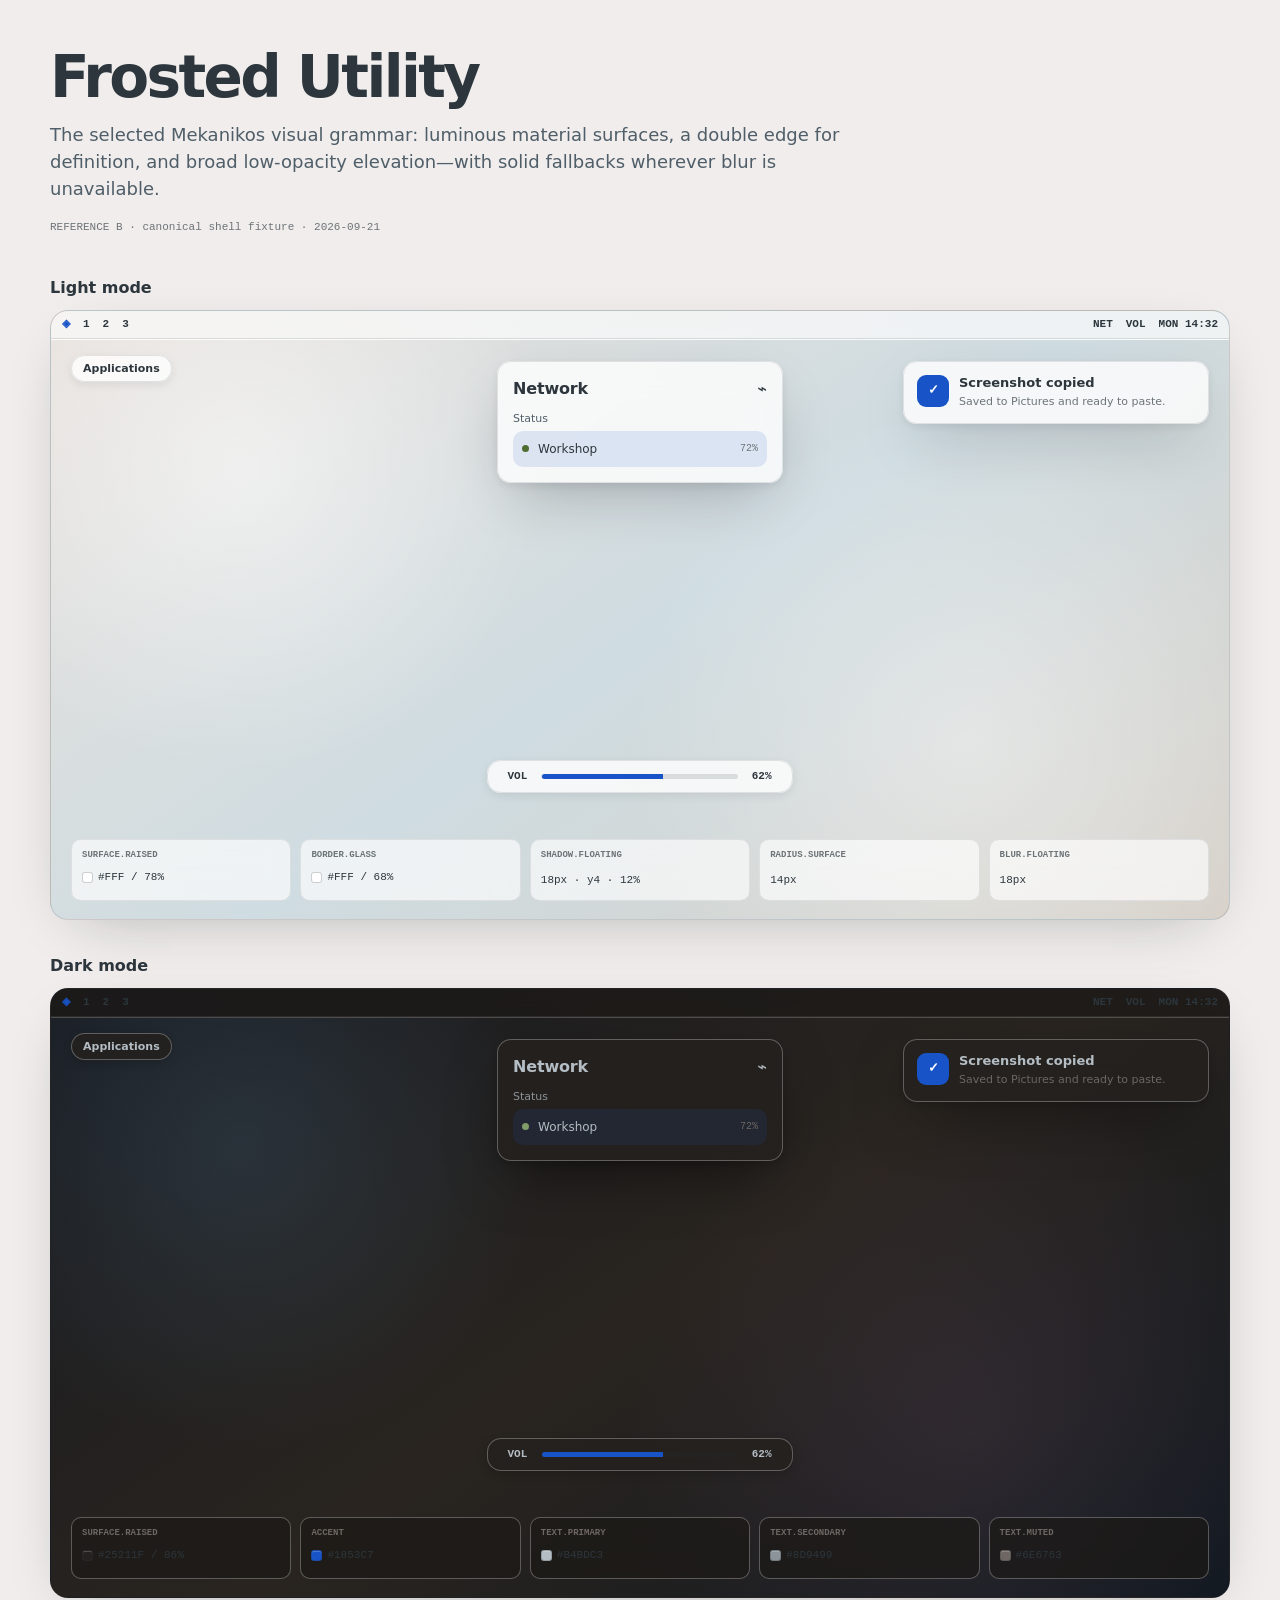
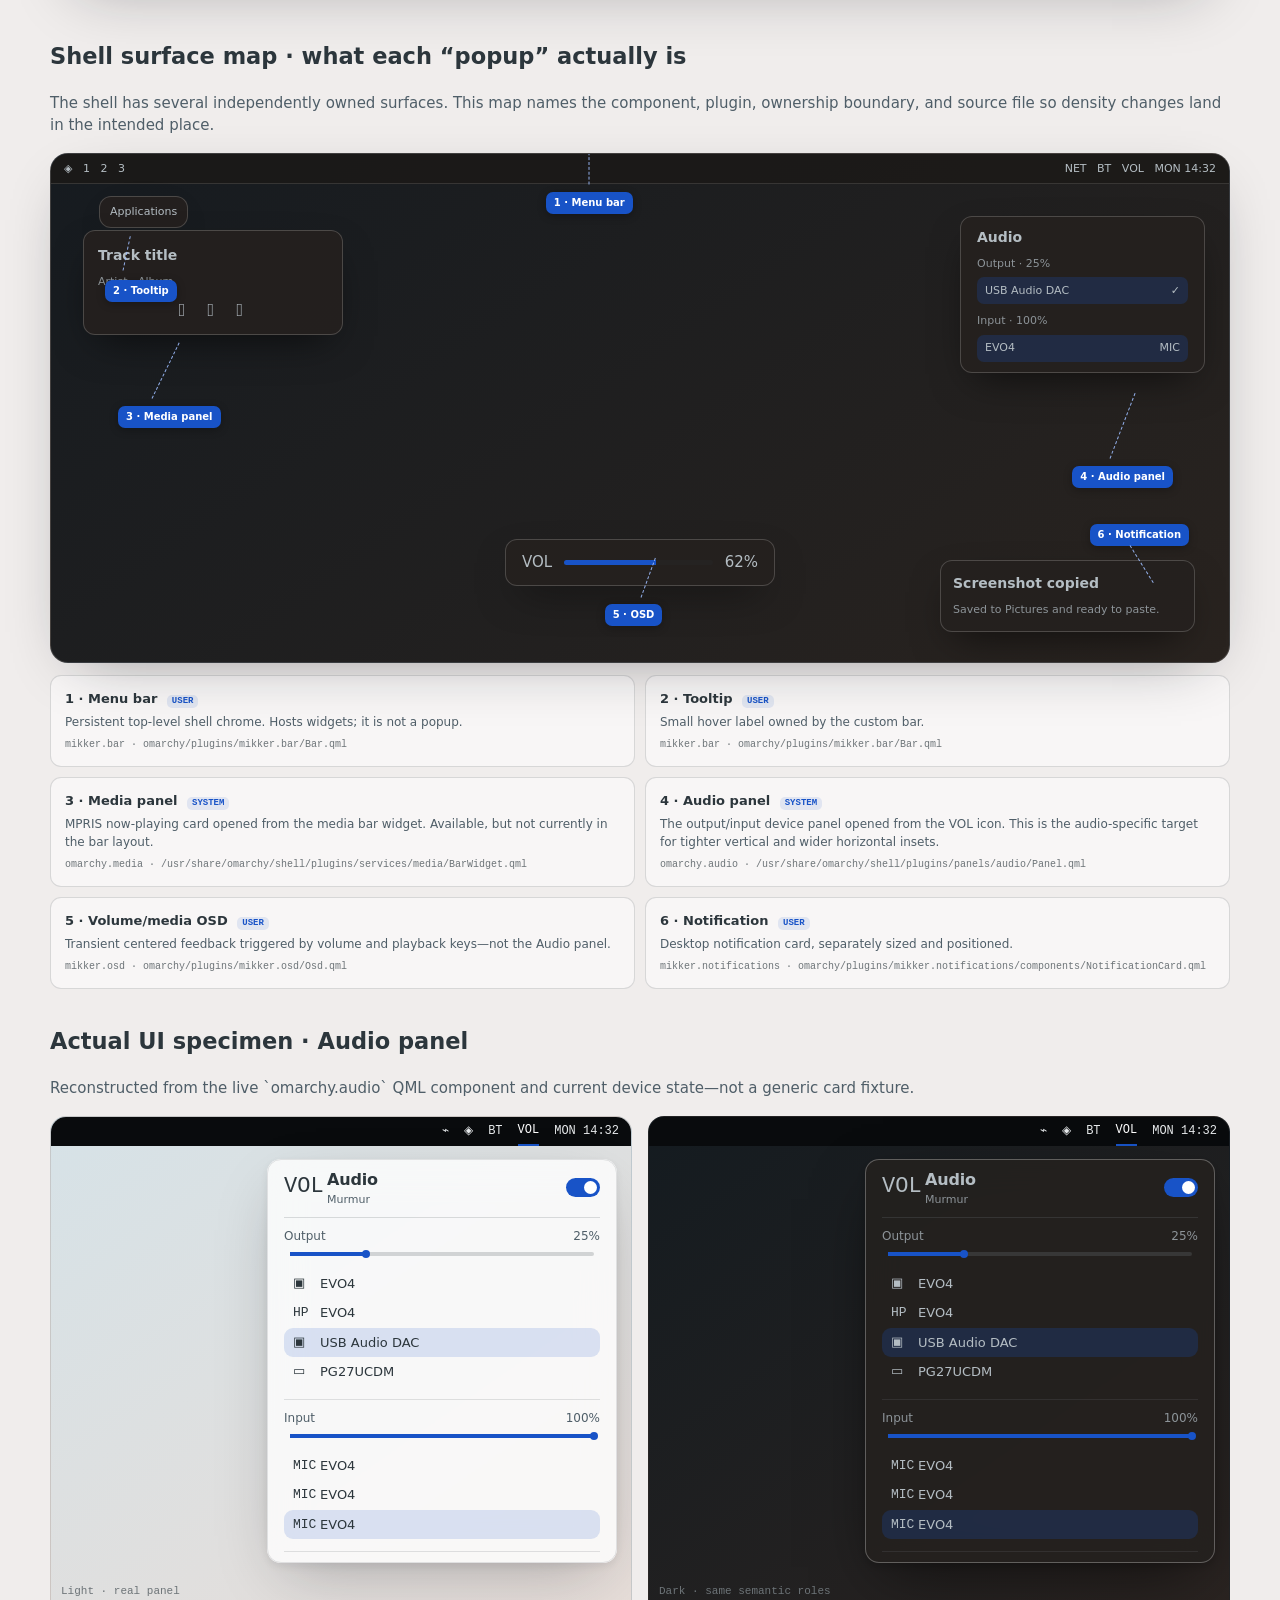
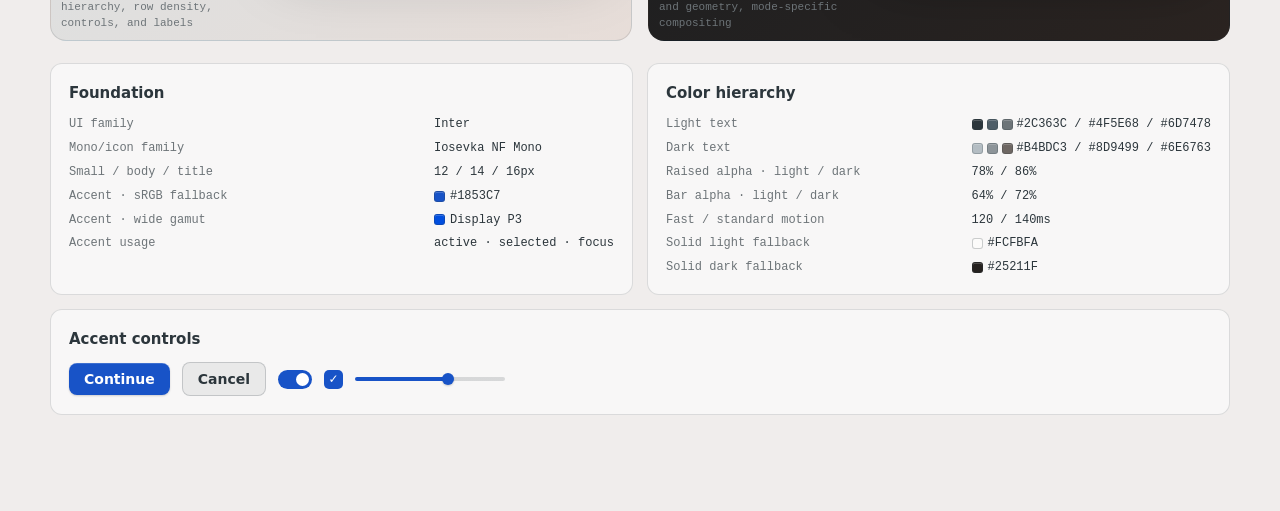
<file: references/mekanikos-foundations-B.reference.html>
<!--
  Mekanikos foundations — selected reference B: Frosted Utility
  Source: design-explorations/mekanikos-foundations.html
  Date: 2026-09-21
-->
<!doctype html>
<html lang="en">
<head>
  <meta charset="utf-8">
  <meta name="viewport" content="width=device-width, initial-scale=1">
  <title>Mekanikos — Frosted Utility reference</title>
  <style>
    :root {
      --canvas:#f0edec; --surface-composed:rgba(255,255,255,.78); --surface-alt:rgba(255,255,255,.46); --bar-surface:rgba(255,255,255,.64);
      --text:#2c363c; --text-secondary:#4f5e68; --muted:#6d7478; --accent:#1853c7; --accent-p3:color(display-p3 .04 .30 .84); --success:#4f6c31;
      --glass-line:rgba(255,255,255,.68); --inner-line:rgba(44,54,60,.14); --shadow:#10131a;
      --sans:Inter,ui-sans-serif,system-ui,-apple-system,BlinkMacSystemFont,"Segoe UI",sans-serif;
      --mono:"Iosevka Nerd Font Mono","SFMono-Regular",Consolas,monospace;
      --radius:14px; --blur:18px;
      --elevation:0 3px 10px rgba(16,19,26,.08),0 22px 62px -18px rgba(16,19,26,.28);
    }
    *{box-sizing:border-box}html,body{margin:0;min-height:100%}body{background:var(--canvas);color:var(--text);font:15px/1.5 var(--sans);-webkit-font-smoothing:antialiased}
    main{width:min(1180px,calc(100% - 36px));margin:auto;padding:48px 0 96px}header{max-width:790px;margin-bottom:40px}h1{font-size:clamp(36px,6vw,58px);line-height:1.02;letter-spacing:-.045em;margin:0 0 14px}header p{font-size:18px;color:var(--text-secondary);margin:0 0 18px}.meta{font:11px/1.4 var(--mono);color:var(--muted)}.mode-heading{margin:34px 0 10px;font-size:16px}.mode-heading:first-of-type{margin-top:0}
    .desktop{position:relative;min-height:610px;overflow:hidden;border:.5px solid rgba(44,54,60,.14);border-radius:18px;background:linear-gradient(145deg,#e8e1dc,#cfdce1 52%,#d6d0c8);box-shadow:0 18px 60px -28px rgba(16,19,26,.32)}
    .desktop:after{content:"";position:absolute;inset:29px 0 0;background:radial-gradient(circle at 16% 22%,rgba(255,255,255,.52),transparent 28%),radial-gradient(circle at 78% 70%,rgba(255,255,255,.38),transparent 34%);pointer-events:none}
    .bar{position:relative;z-index:5;height:29px;display:flex;align-items:center;justify-content:space-between;padding:0 11px;background:var(--bar-surface);border-bottom:1px solid var(--glass-line);box-shadow:inset 0 -1px var(--inner-line);backdrop-filter:blur(var(--blur));font:600 11px/1 var(--mono)}.bar-group{display:flex;gap:13px}.active{color:var(--accent)}
    .surface{position:absolute;z-index:4;background:var(--surface-composed);border:1px solid var(--glass-line);outline:.5px solid var(--inner-line);outline-offset:-1px;border-radius:var(--radius);box-shadow:var(--elevation);backdrop-filter:blur(var(--blur));color:var(--text)}
    .tooltip{left:20px;top:44px;padding:7px 11px;font:600 11px/1 var(--sans)}
    .panel{top:50px;left:50%;translate:-50% 0;width:286px;padding:15px}.panel-head{display:flex;justify-content:space-between;font-size:16px;font-weight:600;letter-spacing:-.01em;margin-bottom:12px}.panel-subhead{margin:0 0 7px;color:var(--text-secondary);font:500 11px/1 var(--sans)}.row{display:flex;align-items:center;gap:9px;padding:9px;border-radius:10px;background:color-mix(in srgb,var(--accent) 12%,transparent)}.dot{width:7px;height:7px;border-radius:50%;background:var(--success)}.row span{flex:1;font-size:12px}.row code{font:10px/1 var(--mono);color:var(--muted)}
    .notification{top:50px;right:20px;width:306px;padding:13px;display:grid;grid-template-columns:32px 1fr;gap:10px}.icon{width:32px;height:32px;border-radius:9px;display:grid;place-items:center;color:#fff;background:var(--accent);font:700 13px/1 var(--mono)}strong{display:block;font-size:13px;line-height:1.3}small{display:block;color:var(--muted);font-size:11px;line-height:1.4;margin-top:3px}
    .osd{bottom:126px;left:50%;translate:-50% 0;min-width:306px;padding:15px 17px;display:flex;align-items:center;gap:14px}.osd-label,.osd-value{font:600 11px/1 var(--mono)}.meter{height:5px;flex:1;border-radius:99px;overflow:hidden;background:rgba(44,54,60,.14)}.meter b{display:block;width:62%;height:100%;background:var(--accent)}
    .ledger{position:absolute;z-index:4;left:20px;right:20px;bottom:18px;display:grid;grid-template-columns:repeat(5,1fr);gap:9px}.token{padding:10px;background:var(--bar-surface);border:1px solid var(--glass-line);outline:.5px solid var(--inner-line);outline-offset:-1px;border-radius:10px;backdrop-filter:blur(12px)}.token b{display:block;font:600 9px/1.3 var(--mono);color:var(--muted);margin-bottom:5px}.token span{font:11px/1.35 var(--mono)}
    .desktop.dark{--surface-composed:rgba(37,33,31,.86);--surface-alt:rgba(23,20,18,.72);--bar-surface:rgba(28,25,23,.72);--text:#b4bdc3;--text-secondary:#8d9499;--muted:#6e6763;--glass-line:rgba(255,255,255,.18);--inner-line:rgba(255,255,255,.06);--success:#819b69;--elevation:0 3px 10px rgba(0,0,0,.18),0 22px 62px -18px rgba(0,0,0,.58);background:linear-gradient(145deg,#181b21,#29241f 52%,#111820)}
    .desktop.dark:after{background:radial-gradient(circle at 16% 22%,rgba(96,153,192,.16),transparent 28%),radial-gradient(circle at 78% 70%,rgba(177,121,167,.12),transparent 34%)}
    .actual{margin-top:36px}.actual>p{margin:0 0 16px;color:#4f5e68}.actual-grid{display:grid;grid-template-columns:1fr 1fr;gap:16px}.actual-stage{position:relative;min-height:590px;overflow:hidden;border-radius:16px;background:linear-gradient(145deg,#d6e2e7,#e7ddd8);border:.5px solid rgba(44,54,60,.14)}.actual-stage.dark{background:linear-gradient(145deg,#141b20,#2b2421);color:#b4bdc3}.actual-bar{height:29px;padding:0 12px;display:flex;align-items:center;justify-content:flex-end;gap:15px;background:#090b0d;color:#e7eaec;font:12px/1 var(--mono)}.actual-bar .selected{color:#fff;border-bottom:2px solid #1853c7;height:29px;display:grid;place-items:center}.actual-panel{position:absolute;top:42px;right:14px;width:350px;padding:16px 14px 14px;background:rgba(255,255,255,.78);border:1px solid rgba(255,255,255,.68);outline:.5px solid rgba(44,54,60,.14);outline-offset:-1px;border-radius:14px;box-shadow:0 3px 10px rgba(16,19,26,.08),0 22px 62px -18px rgba(16,19,26,.28);backdrop-filter:blur(18px)}.dark .actual-panel{background:rgba(37,33,31,.86);border-color:rgba(255,255,255,.18);outline-color:rgba(255,255,255,.06);box-shadow:0 3px 10px rgba(0,0,0,.18),0 22px 62px -18px rgba(0,0,0,.58)}.actual-hero{display:grid;grid-template-columns:34px 1fr auto;gap:9px;align-items:center;padding-bottom:14px;border-bottom:.5px solid rgba(109,116,120,.24)}.actual-hero .glyph{font:22px/1 var(--mono)}.actual-hero strong{font-size:16px;font-weight:600;letter-spacing:-.01em}.actual-hero small{color:#4f5e68;font:500 11px/1 var(--sans)}.dark .actual-hero small{color:#8d9499}.switch{width:34px;height:19px;padding:3px;border-radius:99px;background:#1853c7}.switch:after{content:"";display:block;width:13px;height:13px;margin-left:15px;border-radius:50%;background:#fff}.dark .switch:after{background:#fff}.actual-section{padding:15px 0;border-bottom:.5px solid rgba(109,116,120,.20)}.actual-label{display:flex;justify-content:space-between;margin-bottom:12px;color:#4f5e68;font:500 12px/1 var(--sans)}.dark .actual-label{color:#8d9499}.actual-slider{height:4px;margin:0 6px 13px;background:rgba(109,116,120,.28);border-radius:99px}.actual-slider:before{content:"";display:block;width:25%;height:100%;background:#1853c7}.actual-slider:after{content:"";display:block;width:8px;height:8px;margin:-6px 0 0 calc(25% - 4px);border-radius:50%;background:#1853c7}.actual-slider.full:before{width:100%}.actual-slider.full:after{margin-left:calc(100% - 4px)}.actual-device{display:flex;align-items:center;gap:10px;padding:7px 9px;border-radius:9px;font-size:13px}.actual-device.selected{background:rgba(24,83,199,.14);font-weight:600}.dark .actual-device.selected{background:rgba(24,83,199,.22)}.device-glyph{width:17px;font-family:var(--mono)}.actual-note{position:absolute;left:10px;bottom:8px;max-width:180px;color:#6d7478;font:11px/1.45 var(--mono)}
    .actual-stage{min-height:525px}.actual-panel{padding:14px 12px 12px}.actual-hero{padding-bottom:12px}.actual-section{padding:12px 0}.actual-label{margin-bottom:10px}.actual-device{padding:5px 9px}.actual-device.selected{font-weight:500}.control-spec{grid-column:1/-1}.control-demo{display:flex;align-items:center;gap:12px;flex-wrap:wrap}.demo-button{appearance:none;border:0;border-radius:8px;padding:8px 15px;font:650 14px var(--sans)}.demo-button.primary{background:#1853c7;color:#fff;box-shadow:inset 0 .5px rgba(255,255,255,.32),0 1px 2px rgba(16,19,26,.18)}.demo-button.secondary{color:#2c363c;background:rgba(44,54,60,.07);border:.5px solid rgba(44,54,60,.20)}.demo-check{width:19px;height:19px;border-radius:5px;display:grid;place-items:center;background:#1853c7;color:#fff;font:700 12px var(--sans)}.demo-slider{width:150px;height:4px;border-radius:99px;background:linear-gradient(90deg,#1853c7 0 62%,rgba(109,116,120,.24) 62%)}.demo-slider:after{content:"";display:block;width:12px;height:12px;margin:-4px 0 0 calc(62% - 6px);border-radius:50%;background:#1853c7;box-shadow:0 1px 2px rgba(16,19,26,.2)}
    .spec{margin-top:22px;display:grid;grid-template-columns:1fr 1fr;gap:14px}.spec section{padding:18px;background:rgba(255,255,255,.56);border:.5px solid rgba(44,54,60,.15);border-radius:12px}.spec h2{font-size:15px;margin:0 0 12px}.spec dl{margin:0;display:grid;grid-template-columns:1fr auto;gap:7px 14px;font:12px/1.4 var(--mono)}dt{color:var(--muted)}dd{margin:0}.color-value{display:inline-flex;align-items:center;gap:5px}.color-chip{display:inline-block;width:11px;height:11px;border-radius:3px;background:var(--chip);border:.5px solid rgba(44,54,60,.24);box-shadow:inset 0 .5px rgba(255,255,255,.38)}.color-run{display:inline-flex;align-items:center;gap:4px}
    @supports(color:color(display-p3 1 1 1)){@media(color-gamut:p3){:root{--accent:var(--accent-p3)}.demo-button.primary,.switch,.demo-check{background:var(--accent)}.actual-slider:before,.actual-slider:after,.demo-slider:after{background:var(--accent)}.demo-slider{background:linear-gradient(90deg,var(--accent) 0 62%,rgba(109,116,120,.24) 62%)}}}
    @media(max-width:760px){.desktop{min-height:780px}.panel{left:18px;translate:0;top:102px}.notification{top:275px;right:18px}.osd{bottom:230px}.ledger{grid-template-columns:1fr 1fr}.spec,.actual-grid{grid-template-columns:1fr}.actual-panel{width:calc(100% - 28px)}}
    .desktop-bar{font-weight:500}.actual-panel{padding:10px 16px}.osd,.anatomy-osd{padding:10px 20px}.desktop.dark{--glass-line:rgba(255,255,255,.22);--inner-line:rgba(255,255,255,.08)}.dark .actual-panel,.anatomy-surface{border-color:rgba(255,255,255,.22);outline-color:rgba(255,255,255,.08)}
    .anatomy{margin-top:42px}.anatomy>p{margin:0 0 16px;color:var(--text-secondary)}.anatomy-screen{position:relative;min-height:510px;overflow:hidden;border-radius:18px;background:linear-gradient(145deg,#161b20,#29231f);border:.5px solid rgba(255,255,255,.14);box-shadow:0 18px 60px -28px rgba(16,19,26,.45);color:#b4bdc3}.anatomy-bar{height:30px;padding:0 13px;display:flex;align-items:center;justify-content:space-between;background:rgba(28,25,23,.82);border-bottom:1px solid rgba(255,255,255,.12);font:500 11px/1 var(--sans)}.anatomy-surface{position:absolute;background:rgba(37,33,31,.9);border:1px solid rgba(255,255,255,.14);outline:.5px solid rgba(255,255,255,.05);outline-offset:-1px;border-radius:12px;box-shadow:0 16px 42px -15px rgba(0,0,0,.65)}.anatomy-audio{right:24px;top:62px;width:245px;padding:10px 16px}.anatomy-media{left:32px;top:76px;width:260px;padding:14px}.anatomy-osd{left:50%;bottom:76px;translate:-50% 0;width:270px;padding:11px 16px;display:flex;align-items:center;gap:12px}.anatomy-toast{right:34px;bottom:30px;width:255px;padding:12px}.anatomy-tip{left:48px;top:42px;padding:7px 10px;font-size:11px}.anatomy-title{font-size:14px;font-weight:600;margin-bottom:8px}.anatomy-copy{font-size:11px;color:#8d9499}.anatomy-row{height:27px;margin-top:5px;padding:0 8px;display:flex;align-items:center;justify-content:space-between;border-radius:7px;background:rgba(24,83,199,.22);font-size:11px}.anatomy-controls{display:flex;justify-content:center;gap:18px;margin-top:12px;font:18px/1 var(--mono)}.callout{position:absolute;z-index:8;padding:5px 8px;border-radius:7px;background:#1853c7;color:#fff;font:600 10px/1.2 var(--sans);box-shadow:0 2px 8px rgba(0,0,0,.28)}.callout:after{content:"";position:absolute;border-top:1px dashed rgba(158,190,255,.9);transform-origin:left center}.callout-bar{left:42%;top:38px}.callout-bar:after{width:42px;left:50%;top:-8px;transform:rotate(-90deg)}.callout-tip{left:54px;top:126px}.callout-tip:after{width:35px;left:18px;top:-10px;transform:rotate(-78deg)}.callout-media{left:67px;top:252px}.callout-media:after{width:62px;left:34px;top:-8px;transform:rotate(-64deg)}.callout-audio{right:56px;top:312px}.callout-audio:after{width:70px;left:38px;top:-8px;transform:rotate(-69deg)}.callout-osd{left:47%;bottom:36px}.callout-osd:after{width:42px;left:36px;top:-7px;transform:rotate(-70deg)}.callout-toast{right:40px;bottom:116px}.callout-toast:after{width:44px;left:40px;top:21px;transform:rotate(58deg)}.source-grid{display:grid;grid-template-columns:1fr 1fr;gap:10px;margin-top:12px}.source-card{padding:13px 14px;border:.5px solid rgba(44,54,60,.16);border-radius:11px;background:rgba(255,255,255,.5)}.source-card h3{margin:0 0 5px;font-size:13px}.source-card p{margin:0;color:var(--text-secondary);font-size:12px}.source-card code{display:block;margin-top:7px;color:var(--muted);font:10px/1.45 var(--mono);overflow-wrap:anywhere}.owner{display:inline-block;margin-left:5px;padding:2px 5px;border-radius:5px;background:rgba(24,83,199,.1);color:#1853c7;font:600 9px/1 var(--mono)}
    @media(max-width:760px){.source-grid{grid-template-columns:1fr}.anatomy-screen{min-height:620px}.anatomy-media{left:18px;top:92px}.anatomy-audio{right:18px;top:250px}.anatomy-osd{bottom:105px}.anatomy-toast{display:none}.callout-media{left:42px;top:220px}.callout-audio{right:35px;top:405px}.callout-toast{display:none}}
  </style>
</head>
<body>
  <main>
    <header><h1>Frosted Utility</h1><p>The selected Mekanikos visual grammar: luminous material surfaces, a double edge for definition, and broad low-opacity elevation—with solid fallbacks wherever blur is unavailable.</p><div class="meta">REFERENCE B · canonical shell fixture · 2026-09-21</div></header>
    <h2 class="mode-heading">Light mode</h2>
    <div class="desktop">
      <div class="bar"><div class="bar-group"><span class="active">◈</span><span>1</span><span>2</span><span>3</span></div><div class="bar-group"><span>NET</span><span>VOL</span><span>MON 14:32</span></div></div>
      <div class="surface tooltip">Applications</div>
      <div class="surface panel"><div class="panel-head"><span>Network</span><span>⌁</span></div><div class="panel-subhead">Status</div><div class="row"><i class="dot"></i><span>Workshop</span><code>72%</code></div></div>
      <div class="surface notification"><div class="icon">✓</div><div><strong>Screenshot copied</strong><small>Saved to Pictures and ready to paste.</small></div></div>
      <div class="surface osd"><span class="osd-label">VOL</span><div class="meter"><b></b></div><span class="osd-value">62%</span></div>
      <div class="ledger"><div class="token"><b>SURFACE.RAISED</b><span class="color-value"><i class="color-chip" style="--chip:#fff"></i>#FFF / 78%</span></div><div class="token"><b>BORDER.GLASS</b><span class="color-value"><i class="color-chip" style="--chip:#fff"></i>#FFF / 68%</span></div><div class="token"><b>SHADOW.FLOATING</b><span>18px · y4 · 12%</span></div><div class="token"><b>RADIUS.SURFACE</b><span>14px</span></div><div class="token"><b>BLUR.FLOATING</b><span>18px</span></div></div>
    </div>
    <h2 class="mode-heading">Dark mode</h2>
    <div class="desktop dark">
      <div class="bar"><div class="bar-group"><span class="active">◈</span><span>1</span><span>2</span><span>3</span></div><div class="bar-group"><span>NET</span><span>VOL</span><span>MON 14:32</span></div></div>
      <div class="surface tooltip">Applications</div>
      <div class="surface panel"><div class="panel-head"><span>Network</span><span>⌁</span></div><div class="panel-subhead">Status</div><div class="row"><i class="dot"></i><span>Workshop</span><code>72%</code></div></div>
      <div class="surface notification"><div class="icon">✓</div><div><strong>Screenshot copied</strong><small>Saved to Pictures and ready to paste.</small></div></div>
      <div class="surface osd"><span class="osd-label">VOL</span><div class="meter"><b></b></div><span class="osd-value">62%</span></div>
      <div class="ledger"><div class="token"><b>SURFACE.RAISED</b><span class="color-value"><i class="color-chip" style="--chip:#25211f"></i>#25211F / 86%</span></div><div class="token"><b>ACCENT</b><span class="color-value"><i class="color-chip" style="--chip:var(--accent)"></i>#1853C7</span></div><div class="token"><b>TEXT.PRIMARY</b><span class="color-value"><i class="color-chip" style="--chip:#b4bdc3"></i>#B4BDC3</span></div><div class="token"><b>TEXT.SECONDARY</b><span class="color-value"><i class="color-chip" style="--chip:#8d9499"></i>#8D9499</span></div><div class="token"><b>TEXT.MUTED</b><span class="color-value"><i class="color-chip" style="--chip:#6e6763"></i>#6E6763</span></div></div>
    </div>
    <section class="anatomy">
      <h2>Shell surface map · what each “popup” actually is</h2>
      <p>The shell has several independently owned surfaces. This map names the component, plugin, ownership boundary, and source file so density changes land in the intended place.</p>
      <div class="anatomy-screen">
        <div class="anatomy-bar"><span>◈ &nbsp; 1 &nbsp; 2 &nbsp; 3</span><span>NET &nbsp; BT &nbsp; VOL &nbsp; MON 14:32</span></div>
        <div class="anatomy-surface anatomy-tip">Applications</div>
        <div class="anatomy-surface anatomy-media"><div class="anatomy-title">Track title</div><div class="anatomy-copy">Artist · Album</div><div class="anatomy-controls"><span>󰒮</span><span>󰐊</span><span>󰒭</span></div></div>
        <div class="anatomy-surface anatomy-audio"><div class="anatomy-title">Audio</div><div class="anatomy-copy">Output · 25%</div><div class="anatomy-row"><span>USB Audio DAC</span><span>✓</span></div><div class="anatomy-copy" style="margin-top:9px">Input · 100%</div><div class="anatomy-row"><span>EVO4</span><span>MIC</span></div></div>
        <div class="anatomy-surface anatomy-osd"><span>VOL</span><div class="meter"><b></b></div><span>62%</span></div>
        <div class="anatomy-surface anatomy-toast"><div class="anatomy-title">Screenshot copied</div><div class="anatomy-copy">Saved to Pictures and ready to paste.</div></div>
        <span class="callout callout-bar">1 · Menu bar</span>
        <span class="callout callout-tip">2 · Tooltip</span>
        <span class="callout callout-media">3 · Media panel</span>
        <span class="callout callout-audio">4 · Audio panel</span>
        <span class="callout callout-osd">5 · OSD</span>
        <span class="callout callout-toast">6 · Notification</span>
      </div>
      <div class="source-grid">
        <article class="source-card"><h3>1 · Menu bar <span class="owner">USER</span></h3><p>Persistent top-level shell chrome. Hosts widgets; it is not a popup.</p><code>mikker.bar · omarchy/plugins/mikker.bar/Bar.qml</code></article>
        <article class="source-card"><h3>2 · Tooltip <span class="owner">USER</span></h3><p>Small hover label owned by the custom bar.</p><code>mikker.bar · omarchy/plugins/mikker.bar/Bar.qml</code></article>
        <article class="source-card"><h3>3 · Media panel <span class="owner">SYSTEM</span></h3><p>MPRIS now-playing card opened from the media bar widget. Available, but not currently in the bar layout.</p><code>omarchy.media · /usr/share/omarchy/shell/plugins/services/media/BarWidget.qml</code></article>
        <article class="source-card"><h3>4 · Audio panel <span class="owner">SYSTEM</span></h3><p>The output/input device panel opened from the VOL icon. This is the audio-specific target for tighter vertical and wider horizontal insets.</p><code>omarchy.audio · /usr/share/omarchy/shell/plugins/panels/audio/Panel.qml</code></article>
        <article class="source-card"><h3>5 · Volume/media OSD <span class="owner">USER</span></h3><p>Transient centered feedback triggered by volume and playback keys—not the Audio panel.</p><code>mikker.osd · omarchy/plugins/mikker.osd/Osd.qml</code></article>
        <article class="source-card"><h3>6 · Notification <span class="owner">USER</span></h3><p>Desktop notification card, separately sized and positioned.</p><code>mikker.notifications · omarchy/plugins/mikker.notifications/components/NotificationCard.qml</code></article>
      </div>
    </section>
    <section class="actual">
      <h2>Actual UI specimen · Audio panel</h2>
      <p>Reconstructed from the live `omarchy.audio` QML component and current device state—not a generic card fixture.</p>
      <div class="actual-grid">
        <div class="actual-stage">
          <div class="actual-bar"><span>⌁</span><span>◈</span><span>BT</span><span class="selected">VOL</span><span>MON 14:32</span></div>
          <div class="actual-panel">
            <div class="actual-hero"><span class="glyph">VOL</span><div><strong>Audio</strong><small>Murmur</small></div><span class="switch"></span></div>
            <div class="actual-section"><div class="actual-label"><span>Output</span><span>25%</span></div><div class="actual-slider"></div><div class="actual-device"><span class="device-glyph">▣</span>EVO4</div><div class="actual-device"><span class="device-glyph">HP</span>EVO4</div><div class="actual-device selected"><span class="device-glyph">▣</span>USB Audio DAC</div><div class="actual-device"><span class="device-glyph">▭</span>PG27UCDM</div></div>
            <div class="actual-section"><div class="actual-label"><span>Input</span><span>100%</span></div><div class="actual-slider full"></div><div class="actual-device"><span class="device-glyph">MIC</span>EVO4</div><div class="actual-device"><span class="device-glyph">MIC</span>EVO4</div><div class="actual-device selected"><span class="device-glyph">MIC</span>EVO4</div></div>
          </div>
          <div class="actual-note">Light · real panel hierarchy, row density, controls, and labels</div>
        </div>
        <div class="actual-stage dark">
          <div class="actual-bar"><span>⌁</span><span>◈</span><span>BT</span><span class="selected">VOL</span><span>MON 14:32</span></div>
          <div class="actual-panel">
            <div class="actual-hero"><span class="glyph">VOL</span><div><strong>Audio</strong><small>Murmur</small></div><span class="switch"></span></div>
            <div class="actual-section"><div class="actual-label"><span>Output</span><span>25%</span></div><div class="actual-slider"></div><div class="actual-device"><span class="device-glyph">▣</span>EVO4</div><div class="actual-device"><span class="device-glyph">HP</span>EVO4</div><div class="actual-device selected"><span class="device-glyph">▣</span>USB Audio DAC</div><div class="actual-device"><span class="device-glyph">▭</span>PG27UCDM</div></div>
            <div class="actual-section"><div class="actual-label"><span>Input</span><span>100%</span></div><div class="actual-slider full"></div><div class="actual-device"><span class="device-glyph">MIC</span>EVO4</div><div class="actual-device"><span class="device-glyph">MIC</span>EVO4</div><div class="actual-device selected"><span class="device-glyph">MIC</span>EVO4</div></div>
          </div>
          <div class="actual-note">Dark · same semantic roles and geometry, mode-specific compositing</div>
        </div>
      </div>
    </section>
    <div class="spec">
      <section><h2>Foundation</h2><dl><dt>UI family</dt><dd>Inter</dd><dt>Mono/icon family</dt><dd>Iosevka NF Mono</dd><dt>Small / body / title</dt><dd>12 / 14 / 16px</dd><dt>Accent · sRGB fallback</dt><dd class="color-value"><i class="color-chip" style="--chip:#1853c7"></i>#1853C7</dd><dt>Accent · wide gamut</dt><dd class="color-value"><i class="color-chip" style="--chip:color(display-p3 .04 .30 .84)"></i>Display P3</dd><dt>Accent usage</dt><dd>active · selected · focus</dd></dl></section>
      <section><h2>Color hierarchy</h2><dl><dt>Light text</dt><dd class="color-run"><i class="color-chip" style="--chip:#2c363c"></i><i class="color-chip" style="--chip:#4f5e68"></i><i class="color-chip" style="--chip:#6d7478"></i>#2C363C / #4F5E68 / #6D7478</dd><dt>Dark text</dt><dd class="color-run"><i class="color-chip" style="--chip:#b4bdc3"></i><i class="color-chip" style="--chip:#8d9499"></i><i class="color-chip" style="--chip:#6e6763"></i>#B4BDC3 / #8D9499 / #6E6763</dd><dt>Raised alpha · light / dark</dt><dd>78% / 86%</dd><dt>Bar alpha · light / dark</dt><dd>64% / 72%</dd><dt>Fast / standard motion</dt><dd>120 / 140ms</dd><dt>Solid light fallback</dt><dd class="color-value"><i class="color-chip" style="--chip:#fcfbfa"></i>#FCFBFA</dd><dt>Solid dark fallback</dt><dd class="color-value"><i class="color-chip" style="--chip:#25211f"></i>#25211F</dd></dl></section>
      <section class="control-spec"><h2>Accent controls</h2><div class="control-demo"><button class="demo-button primary">Continue</button><button class="demo-button secondary">Cancel</button><span class="switch"></span><span class="demo-check">✓</span><span class="demo-slider"></span></div></section>
    </div>
  </main>
</body>
</html>
</file>
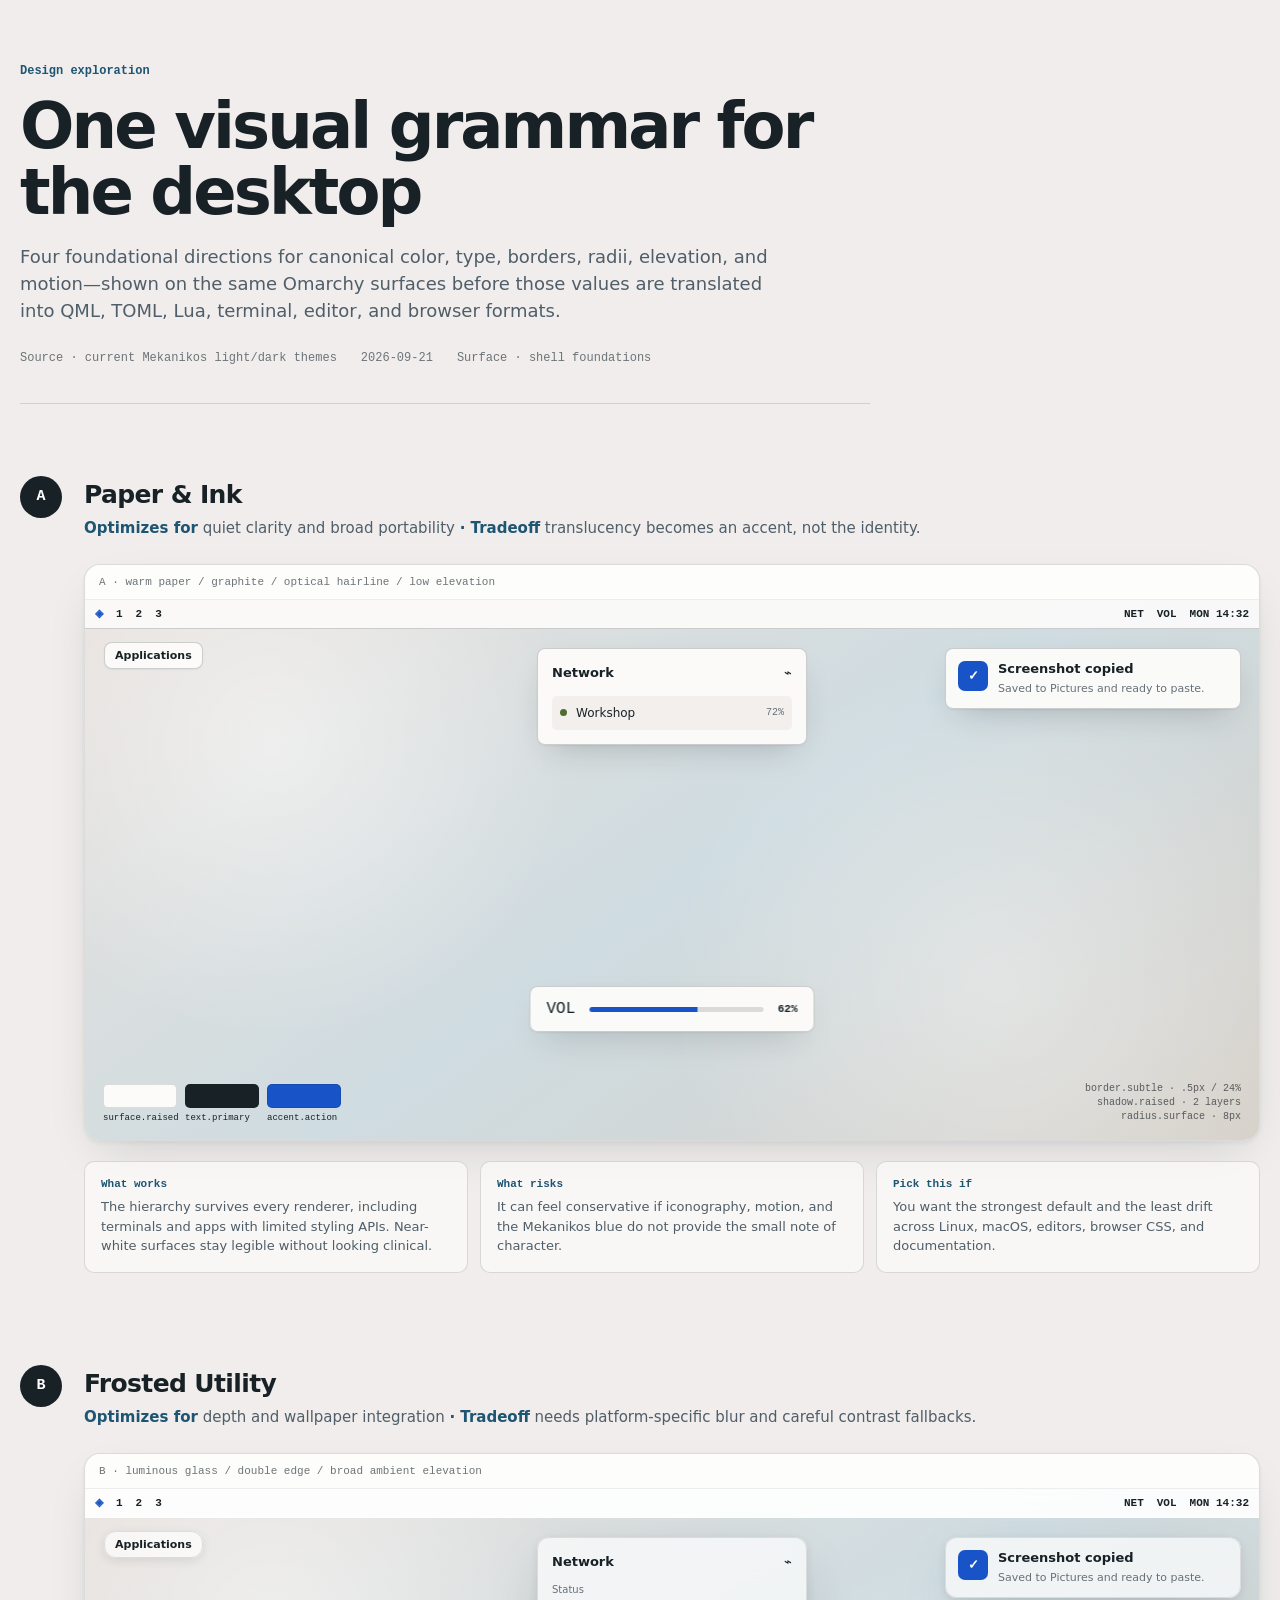
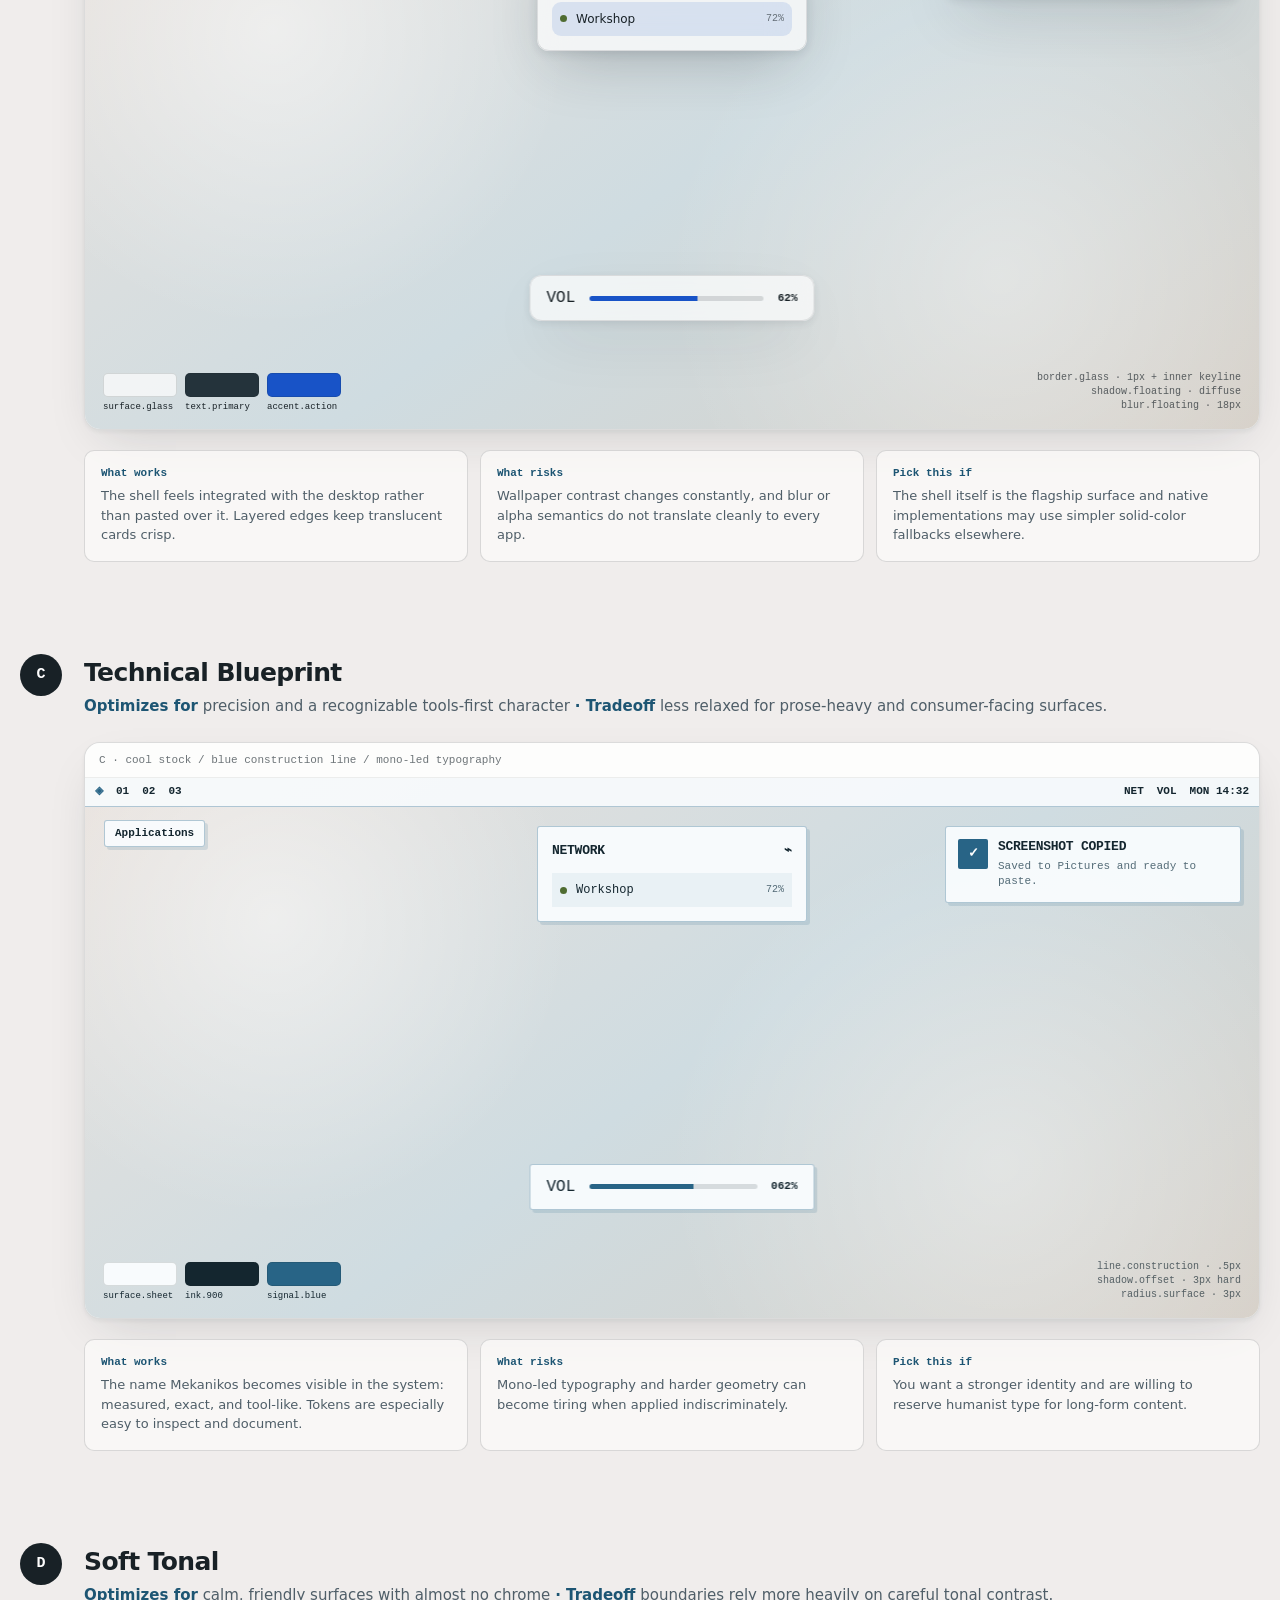
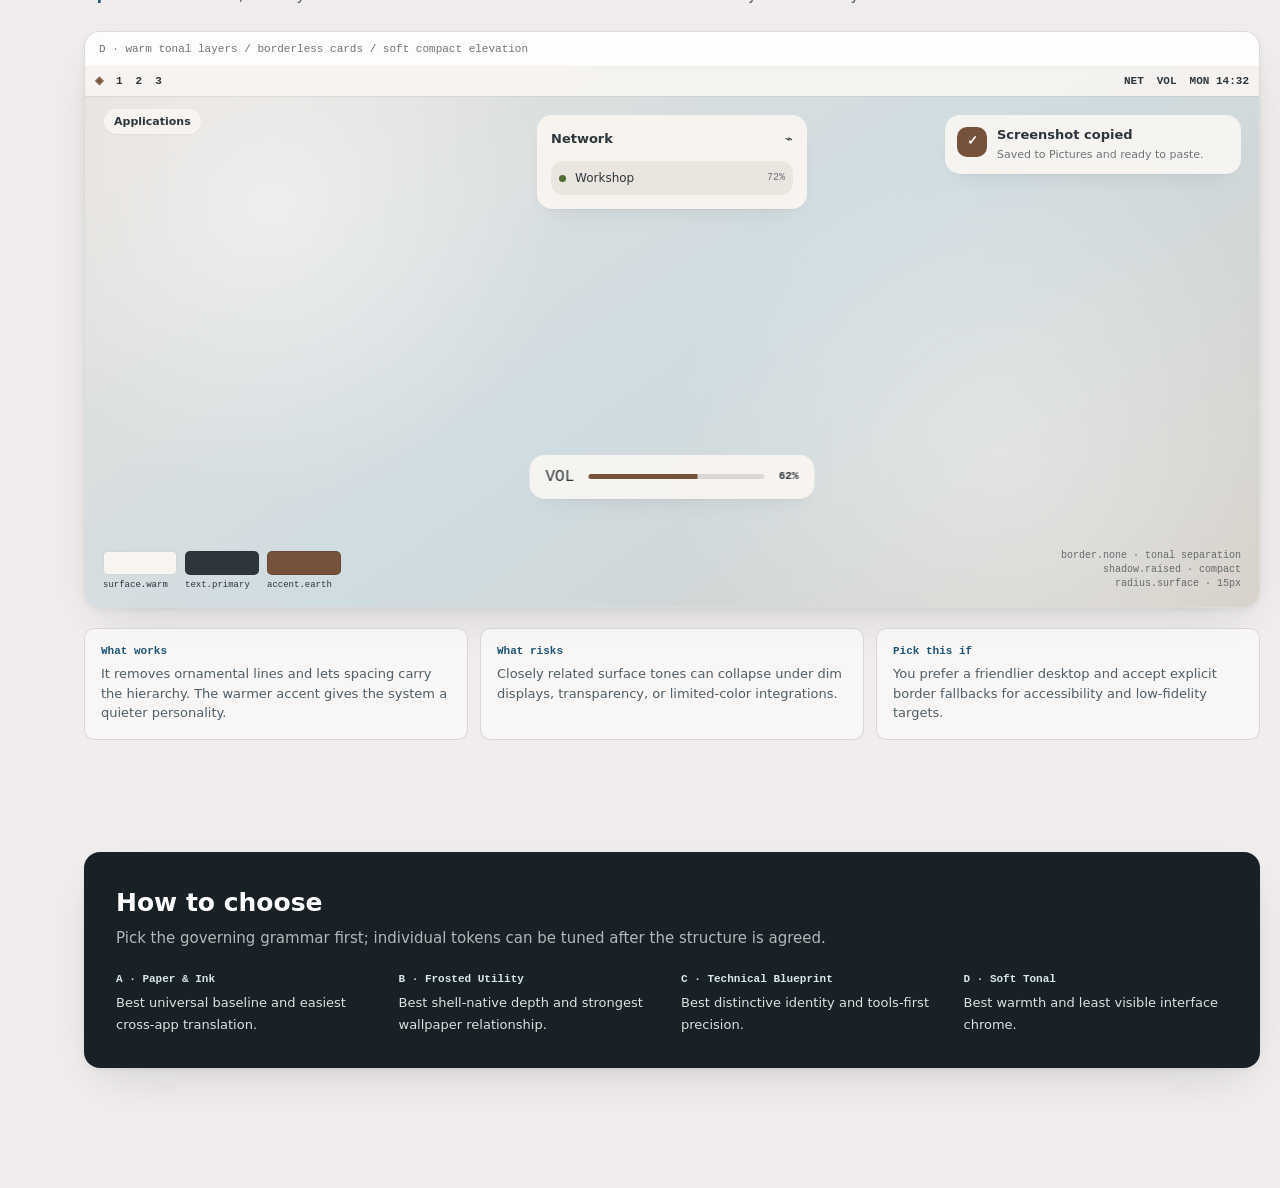
<file: references/mekanikos-foundations.html>
<!--
  Mekanikos foundations — four visual-system directions
  Source: Omarchy shell and theme configuration
  Date: 2026-09-21
-->
<!doctype html>
<html lang="en">
<head>
  <meta charset="utf-8">
  <meta name="viewport" content="width=device-width, initial-scale=1">
  <title>Mekanikos foundations — four directions</title>
  <style>
    :root {
      --brand-50: #edf3f7; --brand-100: #d9e6ee; --brand-500: #286486; --brand-700: #1d5573;
      --ink: #182126; --ink-soft: #4f5e68; --ink-mute: #6d7478; --line: rgba(44,54,60,.16);
      --line-soft: rgba(44,54,60,.08); --paper: #fcfbfa; --bg: #f0edec;
      --shadow-md: 0 2px 4px rgba(24,33,38,.05), 0 18px 48px -18px rgba(24,33,38,.18);
      --sans: Inter, ui-sans-serif, system-ui, -apple-system, BlinkMacSystemFont, "Segoe UI", sans-serif;
      --mono: "Iosevka Nerd Font Mono", "SFMono-Regular", Consolas, monospace;
    }
    * { box-sizing: border-box; }
    html, body { margin: 0; min-height: 100%; }
    body { background: var(--bg); color: var(--ink); font: 15px/1.5 var(--sans); -webkit-font-smoothing: antialiased; }
    .page { width: min(1320px, calc(100% - 40px)); margin: 0 auto; padding: 64px 0 120px; }
    .doc-header { max-width: 850px; padding-bottom: 36px; border-bottom: .5px solid var(--line); margin-bottom: 72px; }
    .doc-kicker { color: var(--brand-700); font: 600 12px/1.2 var(--mono); margin-bottom: 16px; }
    .doc-title { font-size: clamp(38px, 6vw, 64px); line-height: 1.02; letter-spacing: -.045em; font-weight: 620; margin: 0 0 18px; }
    .doc-subtitle { color: var(--ink-soft); font-size: 18px; max-width: 760px; margin: 0 0 26px; }
    .doc-meta { display: flex; flex-wrap: wrap; gap: 10px 24px; color: var(--ink-mute); font: 12px/1.4 var(--mono); }
    .variant { margin-bottom: 92px; }
    .variant-head { display: grid; grid-template-columns: 48px 1fr; gap: 16px; margin-bottom: 24px; }
    .variant-letter { width: 42px; height: 42px; border-radius: 50%; display: grid; place-items: center; background: var(--ink); color: white; font: 600 15px/1 var(--mono); }
    .variant h2 { margin: 0 0 4px; font-size: 25px; letter-spacing: -.025em; }
    .variant-tradeoff { margin: 0; color: var(--ink-soft); }
    .variant-tradeoff b { color: var(--brand-700); font-weight: 600; }
    .preview-frame { margin-left: 64px; overflow: hidden; border: .5px solid var(--line); border-radius: 16px; background: var(--paper); box-shadow: var(--shadow-md); }
    .preview-frame-bar { padding: 10px 14px; border-bottom: .5px solid var(--line-soft); color: var(--ink-mute); background: rgba(255,255,255,.5); font: 11px/1.3 var(--mono); }
    .variant-analysis { margin: 20px 0 0 64px; display: grid; grid-template-columns: repeat(3,1fr); gap: 12px; }
    .analysis-block { background: rgba(252,251,250,.72); border: .5px solid var(--line); border-radius: 10px; padding: 16px; }
    .analysis-block h4 { margin: 0 0 6px; color: var(--brand-700); font: 600 11px/1.2 var(--mono); }
    .analysis-block p { margin: 0; color: var(--ink-soft); font-size: 13px; }
    .desktop { --surface: #fcfbfa; --surface-2: #f7f5f4; --text: #182126; --muted: #667078; --accent: #1853c7; --hairline: rgba(70,76,80,.28); --radius: 8px; --elevation: 0 1px 2px rgba(24,33,38,.06), 0 10px 30px -12px rgba(24,33,38,.24); position: relative; min-height: 540px; overflow: hidden; color: var(--text); background: linear-gradient(145deg,#e8e1dc,#cfdce1 52%,#d6d0c8); font-family: var(--surface-font, var(--sans)); }
    .desktop::after { content: ""; position: absolute; inset: 28px 0 0; background: radial-gradient(circle at 16% 22%,rgba(255,255,255,.48),transparent 28%), radial-gradient(circle at 78% 70%,rgba(255,255,255,.35),transparent 34%); pointer-events: none; }
    .bar { position: relative; z-index: 5; height: 29px; display: flex; align-items: center; justify-content: space-between; padding: 0 10px; color: var(--text); background: color-mix(in srgb,var(--surface) 92%,transparent); border-bottom: var(--border-width,.5px) solid var(--hairline); font: 600 11px/1 var(--mono); }
    .bar-group { display: flex; gap: 13px; align-items: center; }
    .bar .active { color: var(--accent); }
    .surface { position: absolute; z-index: 4; color: var(--text); background: color-mix(in srgb,var(--surface) var(--surface-opacity,96%),transparent); border: var(--border-width,.5px) solid var(--hairline); border-radius: var(--radius); box-shadow: var(--elevation); backdrop-filter: blur(var(--blur,0)); }
    .tooltip { top: 42px; left: 19px; padding: 7px 10px; font: 600 11px/1 var(--surface-font,var(--sans)); }
    .notification { top: 48px; right: 18px; width: 296px; padding: 12px; display: grid; grid-template-columns: 30px 1fr; gap: 10px; }
    .notice-icon { width: 30px; height: 30px; border-radius: 7px; display: grid; place-items: center; color: white; background: var(--accent); font: 700 13px/1 var(--mono); }
    .surface strong { display: block; font-size: 13px; line-height: 1.3; }
    .surface small { display: block; color: var(--muted); font-size: 11px; line-height: 1.4; margin-top: 3px; }
    .panel { top: 48px; left: 50%; translate: -50% 0; width: 270px; padding: 14px; }
    .panel-title { display: flex; align-items: center; justify-content: space-between; margin-bottom: 13px; font-weight: 650; font-size: 13px; }
    .panel-subhead { margin: 0 0 7px; color: var(--muted); font: 500 10px/1 var(--sans); }
    .network-row { display: flex; align-items: center; gap: 9px; padding: 8px; border-radius: calc(var(--radius) - 3px); background: var(--surface-2); }
    .network-row i { width: 7px; height: 7px; border-radius: 50%; background: #4f6c31; }
    .network-row span { font-size: 12px; flex: 1; }
    .network-row code { color: var(--muted); font: 10px/1 var(--mono); }
    .osd { bottom: 108px; left: 50%; translate: -50% 0; min-width: 285px; padding: 14px 16px; display: flex; gap: 14px; align-items: center; }
    .osd-icon { font: 16px/1 var(--mono); }
    .meter { flex: 1; height: 5px; overflow: hidden; background: color-mix(in srgb,var(--text) 14%,transparent); border-radius: 99px; }
    .meter b { display: block; width: 62%; height: 100%; background: var(--accent); }
    .osd-value { font: 600 11px/1 var(--mono); }
    .tokens { position: absolute; z-index: 4; left: 18px; bottom: 16px; display: flex; gap: 8px; align-items: end; }
    .token { width: 74px; color: var(--text); font: 9px/1.2 var(--mono); }
    .swatch { height: 24px; border-radius: 5px; margin-bottom: 5px; border: .5px solid rgba(24,33,38,.15); }
    .surface-tag { position: absolute; z-index: 4; right: 18px; bottom: 16px; color: color-mix(in srgb,var(--text) 68%,transparent); font: 10px/1.4 var(--mono); text-align: right; }
    .va { --surface:#fcfbfa; --surface-2:#f2efed; --hairline:rgba(55,61,65,.24); --border-width:.5px; --radius:8px; --elevation:0 1px 2px rgba(24,33,38,.06),0 12px 34px -14px rgba(24,33,38,.28); }
    .va .swatch.surface-color { background:#fcfbfa; } .va .swatch.ink-color { background:#182126; } .va .swatch.accent-color { background:#1853c7; }
    .vb { --surface:#ffffff; --surface-2:rgba(255,255,255,.46); --surface-opacity:68%; --hairline:rgba(255,255,255,.68); --border-width:1px; --radius:12px; --blur:18px; --elevation:0 3px 10px rgba(27,39,47,.10),0 22px 62px -18px rgba(27,39,47,.28); }
    .vb .surface { outline: .5px solid rgba(44,54,60,.16); outline-offset: -1px; } .vb .bar { backdrop-filter:blur(18px); }
    .vb .network-row { background:color-mix(in srgb,var(--accent) 12%,transparent); }
    .vb .swatch.surface-color { background:rgba(255,255,255,.68); } .vb .swatch.ink-color { background:#24333b; } .vb .swatch.accent-color { background:#1853c7; }
    .vc { --surface:#f8fbfd; --surface-2:#e9f1f5; --text:#14262f; --muted:#536b77; --accent:#286486; --hairline:rgba(40,100,134,.34); --border-width:.5px; --radius:3px; --surface-font:var(--mono); --elevation:3px 3px 0 rgba(40,100,134,.14); }
    .vc .panel-title,.vc .surface strong { letter-spacing:-.02em; } .vc .notice-icon { border-radius:2px; }
    .vc .swatch.surface-color { background:#f8fbfd; } .vc .swatch.ink-color { background:#14262f; } .vc .swatch.accent-color { background:#286486; }
    .vd { --surface:#f8f5f1; --surface-2:#ebe5df; --text:#2c363c; --muted:#6d7478; --accent:#76523a; --hairline:transparent; --border-width:0; --radius:15px; --elevation:0 1px 1px rgba(44,54,60,.04),0 10px 26px -16px rgba(44,54,60,.20); }
    .vd .bar { border-bottom:0; box-shadow:0 1px rgba(44,54,60,.07); } .vd .notice-icon { border-radius:10px; }
    .vd .swatch.surface-color { background:#f8f5f1; } .vd .swatch.ink-color { background:#2c363c; } .vd .swatch.accent-color { background:#76523a; }
    .decision { margin: 112px 0 0 64px; padding: 32px; color: white; background: var(--ink); border-radius: 16px; box-shadow: var(--shadow-md); }
    .decision h3 { margin: 0 0 6px; font-size: 25px; }.decision>p{margin:0 0 22px;color:rgba(255,255,255,.68)}
    .decision-grid { display:grid;grid-template-columns:repeat(4,1fr);gap:18px}.decision-cell b{display:block;color:#d9e6ee;font:600 11px/1.3 var(--mono);margin-bottom:5px}.decision-cell span{color:rgba(255,255,255,.86);font-size:13px}
    @media(max-width:800px){.page{padding-top:36px}.preview-frame,.variant-analysis,.decision{margin-left:0}.variant-analysis,.decision-grid{grid-template-columns:1fr}.desktop{min-height:620px}.panel{left:18px;translate:0 0;top:105px}.notification{top:270px}.osd{bottom:120px}}
  </style>
</head>
<body>
  <main class="page">
    <header class="doc-header">
      <div class="doc-kicker">Design exploration</div>
      <h1 class="doc-title">One visual grammar for the desktop</h1>
      <p class="doc-subtitle">Four foundational directions for canonical color, type, borders, radii, elevation, and motion—shown on the same Omarchy surfaces before those values are translated into QML, TOML, Lua, terminal, editor, and browser formats.</p>
      <div class="doc-meta"><span>Source · current Mekanikos light/dark themes</span><span>2026-09-21</span><span>Surface · shell foundations</span></div>
    </header>

    <section class="variant">
      <div class="variant-head"><div class="variant-letter">A</div><div><h2>Paper &amp; Ink</h2><p class="variant-tradeoff"><b>Optimizes for</b> quiet clarity and broad portability <b>· Tradeoff</b> translucency becomes an accent, not the identity.</p></div></div>
      <div class="preview-frame"><div class="preview-frame-bar">A · warm paper / graphite / optical hairline / low elevation</div><div class="desktop va">
        <div class="bar"><div class="bar-group"><span class="active">◈</span><span>1</span><span>2</span><span>3</span></div><div class="bar-group"><span>NET</span><span>VOL</span><span>MON 14:32</span></div></div>
        <div class="surface tooltip">Applications</div>
        <div class="surface panel"><div class="panel-title"><span>Network</span><span>⌁</span></div><div class="network-row"><i></i><span>Workshop</span><code>72%</code></div></div>
        <div class="surface notification"><div class="notice-icon">✓</div><div><strong>Screenshot copied</strong><small>Saved to Pictures and ready to paste.</small></div></div>
        <div class="surface osd"><span class="osd-icon">VOL</span><div class="meter"><b></b></div><span class="osd-value">62%</span></div>
        <div class="tokens"><div class="token"><div class="swatch surface-color"></div>surface.raised</div><div class="token"><div class="swatch ink-color"></div>text.primary</div><div class="token"><div class="swatch accent-color"></div>accent.action</div></div>
        <div class="surface-tag">border.subtle · .5px / 24%<br>shadow.raised · 2 layers<br>radius.surface · 8px</div>
      </div></div>
      <div class="variant-analysis"><div class="analysis-block"><h4>What works</h4><p>The hierarchy survives every renderer, including terminals and apps with limited styling APIs. Near-white surfaces stay legible without looking clinical.</p></div><div class="analysis-block"><h4>What risks</h4><p>It can feel conservative if iconography, motion, and the Mekanikos blue do not provide the small note of character.</p></div><div class="analysis-block"><h4>Pick this if</h4><p>You want the strongest default and the least drift across Linux, macOS, editors, browser CSS, and documentation.</p></div></div>
    </section>

    <section class="variant">
      <div class="variant-head"><div class="variant-letter">B</div><div><h2>Frosted Utility</h2><p class="variant-tradeoff"><b>Optimizes for</b> depth and wallpaper integration <b>· Tradeoff</b> needs platform-specific blur and careful contrast fallbacks.</p></div></div>
      <div class="preview-frame"><div class="preview-frame-bar">B · luminous glass / double edge / broad ambient elevation</div><div class="desktop vb">
        <div class="bar"><div class="bar-group"><span class="active">◈</span><span>1</span><span>2</span><span>3</span></div><div class="bar-group"><span>NET</span><span>VOL</span><span>MON 14:32</span></div></div>
        <div class="surface tooltip">Applications</div>
        <div class="surface panel"><div class="panel-title"><span>Network</span><span>⌁</span></div><div class="panel-subhead">Status</div><div class="network-row"><i></i><span>Workshop</span><code>72%</code></div></div>
        <div class="surface notification"><div class="notice-icon">✓</div><div><strong>Screenshot copied</strong><small>Saved to Pictures and ready to paste.</small></div></div>
        <div class="surface osd"><span class="osd-icon">VOL</span><div class="meter"><b></b></div><span class="osd-value">62%</span></div>
        <div class="tokens"><div class="token"><div class="swatch surface-color"></div>surface.glass</div><div class="token"><div class="swatch ink-color"></div>text.primary</div><div class="token"><div class="swatch accent-color"></div>accent.action</div></div>
        <div class="surface-tag">border.glass · 1px + inner keyline<br>shadow.floating · diffuse<br>blur.floating · 18px</div>
      </div></div>
      <div class="variant-analysis"><div class="analysis-block"><h4>What works</h4><p>The shell feels integrated with the desktop rather than pasted over it. Layered edges keep translucent cards crisp.</p></div><div class="analysis-block"><h4>What risks</h4><p>Wallpaper contrast changes constantly, and blur or alpha semantics do not translate cleanly to every app.</p></div><div class="analysis-block"><h4>Pick this if</h4><p>The shell itself is the flagship surface and native implementations may use simpler solid-color fallbacks elsewhere.</p></div></div>
    </section>

    <section class="variant">
      <div class="variant-head"><div class="variant-letter">C</div><div><h2>Technical Blueprint</h2><p class="variant-tradeoff"><b>Optimizes for</b> precision and a recognizable tools-first character <b>· Tradeoff</b> less relaxed for prose-heavy and consumer-facing surfaces.</p></div></div>
      <div class="preview-frame"><div class="preview-frame-bar">C · cool stock / blue construction line / mono-led typography</div><div class="desktop vc">
        <div class="bar"><div class="bar-group"><span class="active">◈</span><span>01</span><span>02</span><span>03</span></div><div class="bar-group"><span>NET</span><span>VOL</span><span>MON 14:32</span></div></div>
        <div class="surface tooltip">Applications</div>
        <div class="surface panel"><div class="panel-title"><span>NETWORK</span><span>⌁</span></div><div class="network-row"><i></i><span>Workshop</span><code>72%</code></div></div>
        <div class="surface notification"><div class="notice-icon">✓</div><div><strong>SCREENSHOT COPIED</strong><small>Saved to Pictures and ready to paste.</small></div></div>
        <div class="surface osd"><span class="osd-icon">VOL</span><div class="meter"><b></b></div><span class="osd-value">062%</span></div>
        <div class="tokens"><div class="token"><div class="swatch surface-color"></div>surface.sheet</div><div class="token"><div class="swatch ink-color"></div>ink.900</div><div class="token"><div class="swatch accent-color"></div>signal.blue</div></div>
        <div class="surface-tag">line.construction · .5px<br>shadow.offset · 3px hard<br>radius.surface · 3px</div>
      </div></div>
      <div class="variant-analysis"><div class="analysis-block"><h4>What works</h4><p>The name Mekanikos becomes visible in the system: measured, exact, and tool-like. Tokens are especially easy to inspect and document.</p></div><div class="analysis-block"><h4>What risks</h4><p>Mono-led typography and harder geometry can become tiring when applied indiscriminately.</p></div><div class="analysis-block"><h4>Pick this if</h4><p>You want a stronger identity and are willing to reserve humanist type for long-form content.</p></div></div>
    </section>

    <section class="variant">
      <div class="variant-head"><div class="variant-letter">D</div><div><h2>Soft Tonal</h2><p class="variant-tradeoff"><b>Optimizes for</b> calm, friendly surfaces with almost no chrome <b>· Tradeoff</b> boundaries rely more heavily on careful tonal contrast.</p></div></div>
      <div class="preview-frame"><div class="preview-frame-bar">D · warm tonal layers / borderless cards / soft compact elevation</div><div class="desktop vd">
        <div class="bar"><div class="bar-group"><span class="active">◈</span><span>1</span><span>2</span><span>3</span></div><div class="bar-group"><span>NET</span><span>VOL</span><span>MON 14:32</span></div></div>
        <div class="surface tooltip">Applications</div>
        <div class="surface panel"><div class="panel-title"><span>Network</span><span>⌁</span></div><div class="network-row"><i></i><span>Workshop</span><code>72%</code></div></div>
        <div class="surface notification"><div class="notice-icon">✓</div><div><strong>Screenshot copied</strong><small>Saved to Pictures and ready to paste.</small></div></div>
        <div class="surface osd"><span class="osd-icon">VOL</span><div class="meter"><b></b></div><span class="osd-value">62%</span></div>
        <div class="tokens"><div class="token"><div class="swatch surface-color"></div>surface.warm</div><div class="token"><div class="swatch ink-color"></div>text.primary</div><div class="token"><div class="swatch accent-color"></div>accent.earth</div></div>
        <div class="surface-tag">border.none · tonal separation<br>shadow.raised · compact<br>radius.surface · 15px</div>
      </div></div>
      <div class="variant-analysis"><div class="analysis-block"><h4>What works</h4><p>It removes ornamental lines and lets spacing carry the hierarchy. The warmer accent gives the system a quieter personality.</p></div><div class="analysis-block"><h4>What risks</h4><p>Closely related surface tones can collapse under dim displays, transparency, or limited-color integrations.</p></div><div class="analysis-block"><h4>Pick this if</h4><p>You prefer a friendlier desktop and accept explicit border fallbacks for accessibility and low-fidelity targets.</p></div></div>
    </section>

    <section class="decision"><h3>How to choose</h3><p>Pick the governing grammar first; individual tokens can be tuned after the structure is agreed.</p><div class="decision-grid">
      <div class="decision-cell"><b>A · Paper &amp; Ink</b><span>Best universal baseline and easiest cross-app translation.</span></div>
      <div class="decision-cell"><b>B · Frosted Utility</b><span>Best shell-native depth and strongest wallpaper relationship.</span></div>
      <div class="decision-cell"><b>C · Technical Blueprint</b><span>Best distinctive identity and tools-first precision.</span></div>
      <div class="decision-cell"><b>D · Soft Tonal</b><span>Best warmth and least visible interface chrome.</span></div>
    </div></section>
  </main>
</body>
</html>
</file>
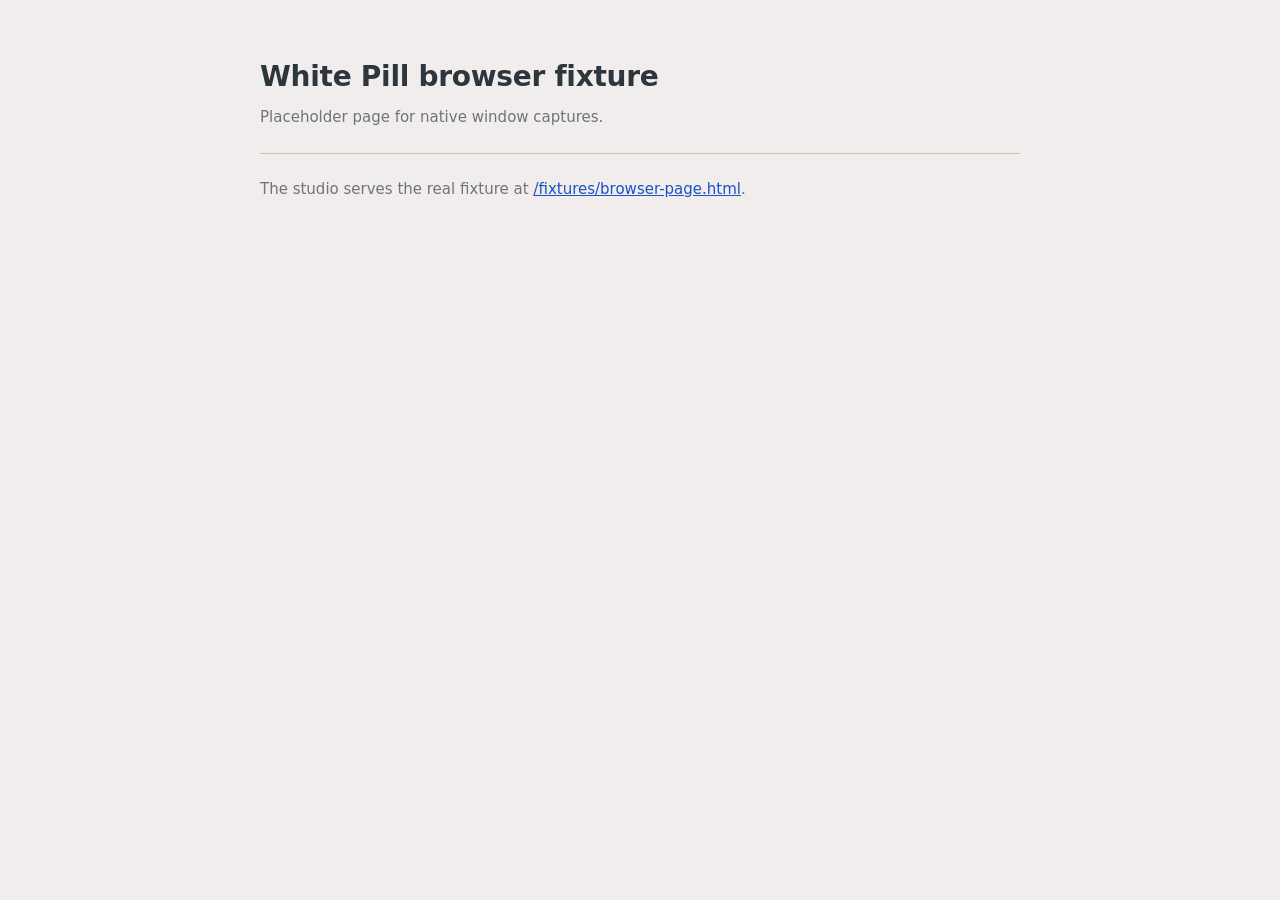
<file: captures/fixtures/browser-placeholder.html>
<!doctype html>
<html lang="en">
<head>
<meta charset="utf-8">
<title>White Pill browser fixture</title>
<!-- Placeholder served by captures.py only while the studio's web/fixtures/browser-page.html
     is unavailable. The captured metadata records which page was used (browser.page.source). -->
<style>
  :root { color-scheme: light; --bg: #F0EDEC; --fg: #2C363C; --muted: #6f7478; --line: #CFC1BA; --accent: #1853C7; }
  :root[data-mode="dark"] { color-scheme: dark; --bg: #1C1917; --fg: #B4BDC3; --muted: #8a8f93; --line: #403833; --accent: #6099C0; }
  html, body { margin: 0; background: var(--bg); color: var(--fg); font: 15px/1.5 system-ui, sans-serif; }
  main { max-width: 760px; margin: 0 auto; padding: 56px 40px; }
  h1 { margin: 0 0 8px; font-size: 28px; letter-spacing: -.01em; }
  p { margin: 0 0 16px; color: var(--muted); }
  .rule { height: 1px; margin: 24px 0; background: var(--line); }
  a { color: var(--accent); }
</style>
<script>
  document.documentElement.dataset.mode = new URLSearchParams(location.search).get("scheme") === "dark" ? "dark" : "light";
</script>
</head>
<body>
<main>
  <h1>White Pill browser fixture</h1>
  <p>Placeholder page for native window captures.</p>
  <div class="rule"></div>
  <p>The studio serves the real fixture at <a href="/fixtures/browser-page.html">/fixtures/browser-page.html</a>.</p>
</main>
</body>
</html>
</file>
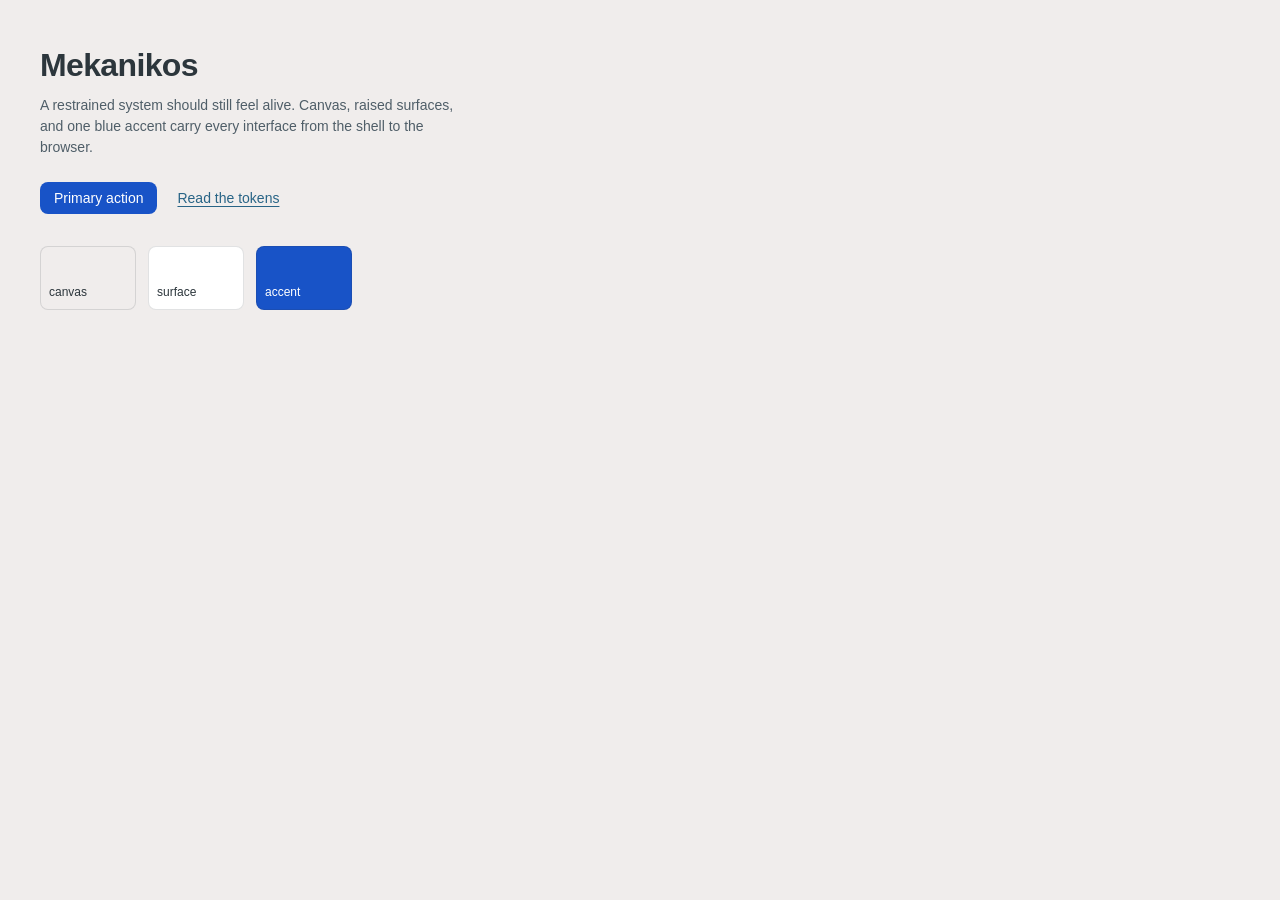
<file: web/fixtures/browser-page.html>
<!doctype html>
<html lang="en">
<head>
  <meta charset="utf-8">
  <meta name="viewport" content="width=device-width, initial-scale=1">
  <meta name="color-scheme" content="light dark">
  <title>Mekanikos</title>
  <!--
    Fixed browser fixture. The studio's Windows view embeds this page in an
    iframe and the native capture loads it in Helium from
    http://127.0.0.1:4777/fixtures/browser-page.html, so both render the same
    document. The colors mirror design-system/tokens.toml (color.<mode>.canvas,
    surface-raised, text-primary, text-secondary, accent, and palette blue for
    links); they are copied because the studio serves only web/. Keep them in
    sync by hand; the page is a fixture, not a token consumer.

    The scheme follows prefers-color-scheme; ?scheme=light|dark forces one
    through data-theme (the studio's light and dark specimens use it).
  -->
  <script>
    (() => {
      const scheme = new URLSearchParams(location.search).get("scheme");
      if (scheme === "light" || scheme === "dark") document.documentElement.dataset.theme = scheme;
    })();
  </script>
  <style>
    :root {
      color-scheme: light;
      --canvas: #F0EDEC;
      --surface-raised: #FFFFFF;
      --text: #2C363C;
      --secondary: #4F5E68;
      --accent: #1853C7;
      --link: #286486;
      --edge: rgba(44, 54, 60, .14);
    }
    @media (prefers-color-scheme: dark) {
      :root:not([data-theme="light"]) {
        color-scheme: dark;
        --canvas: #1C1917;
        --surface-raised: #25211F;
        --text: #B4BDC3;
        --secondary: #8D9499;
        --accent: #1853C7;
        --link: #6099C0;
        --edge: rgba(255, 255, 255, .08);
      }
    }
    :root[data-theme="dark"] {
      color-scheme: dark;
      --canvas: #1C1917;
      --surface-raised: #25211F;
      --text: #B4BDC3;
      --secondary: #8D9499;
      --accent: #1853C7;
      --link: #6099C0;
      --edge: rgba(255, 255, 255, .08);
    }
    * { box-sizing: border-box; }
    html, body { margin: 0; }
    body {
      min-height: 100vh;
      background: var(--canvas);
      color: var(--text);
      font: 14px/1.5 Inter, sans-serif;
      font-synthesis: none;
      -webkit-font-smoothing: antialiased;
    }
    main { width: 520px; padding: 48px 40px; }
    h1 { margin: 0 0 12px; font-size: 32px; font-weight: 650; line-height: 1.1; letter-spacing: -.02em; }
    p { margin: 0 0 24px; color: var(--secondary); }
    .actions { display: flex; align-items: center; gap: 20px; margin-bottom: 32px; }
    button {
      height: 32px;
      padding: 0 14px;
      border: 0;
      border-radius: 8px;
      background: var(--accent);
      color: #FFFFFF;
      font: 500 14px Inter, sans-serif;
    }
    a { color: var(--link); text-underline-offset: 3px; }
    .swatches { display: flex; gap: 12px; }
    .swatch {
      width: 96px;
      height: 64px;
      display: flex;
      align-items: end;
      padding: 8px;
      border: 1px solid var(--edge);
      border-radius: 8px;
      font-size: 12px;
    }
    .swatch.canvas { background: var(--canvas); }
    .swatch.surface { background: var(--surface-raised); }
    .swatch.accent { background: var(--accent); color: #FFFFFF; }
  </style>
</head>
<body>
  <main>
    <h1>Mekanikos</h1>
    <p>A restrained system should still feel alive. Canvas, raised surfaces, and one blue accent carry every interface from the shell to the browser.</p>
    <div class="actions">
      <button type="button">Primary action</button>
      <a href="#tokens">Read the tokens</a>
    </div>
    <div class="swatches" aria-label="Color roles">
      <div class="swatch canvas">canvas</div>
      <div class="swatch surface">surface</div>
      <div class="swatch accent">accent</div>
    </div>
  </main>
</body>
</html>
</file>
